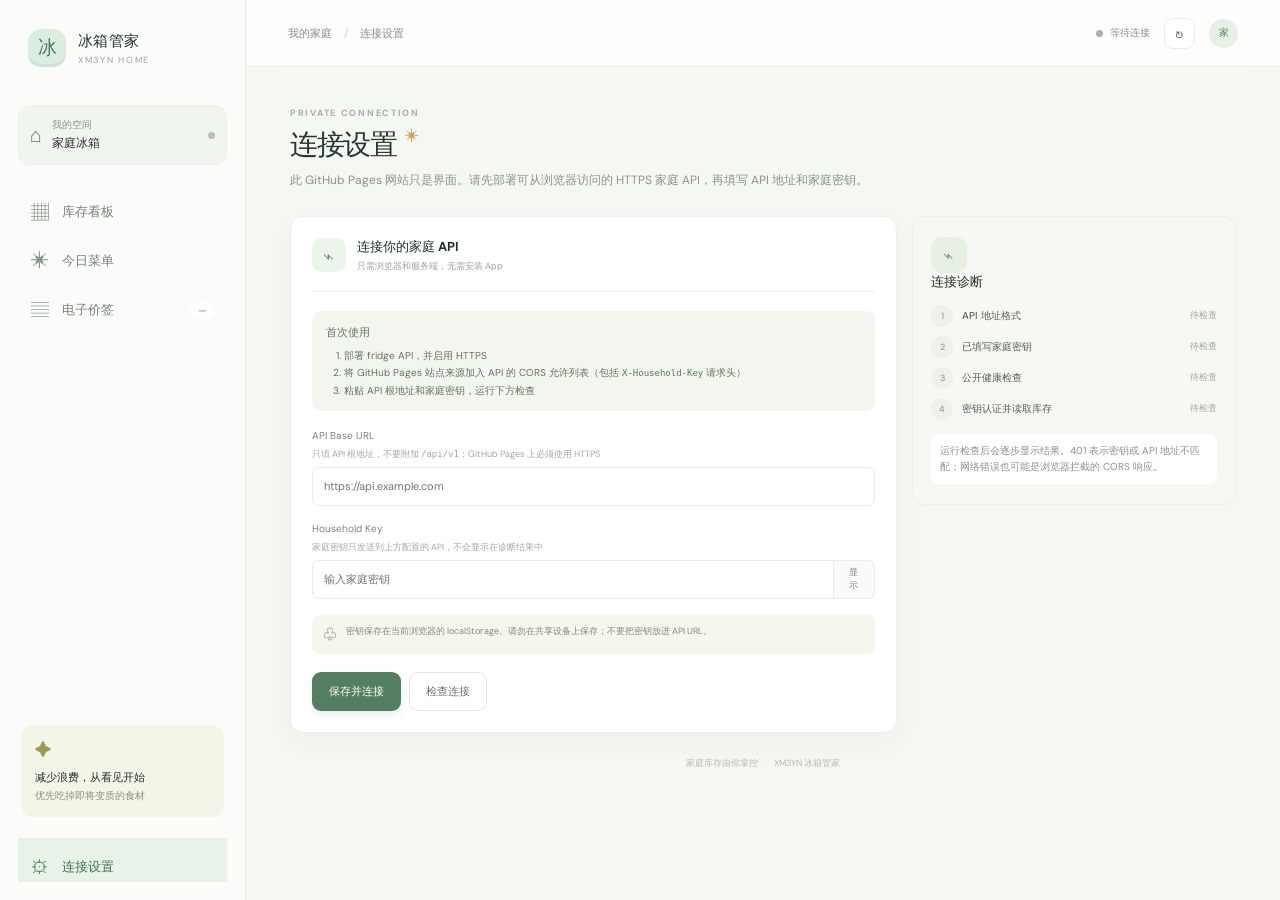
<file: index.html>
<!doctype html>
<html lang="zh-CN">
  <head>
    <meta charset="UTF-8" />
    <meta name="viewport" content="width=device-width, initial-scale=1.0" />
    <meta http-equiv="refresh" content="0; url=./fridge/" />
    <title>XM3YN 冰箱管家</title>
  </head>
  <body>
    <p><a href="./fridge/">打开 XM3YN 冰箱管家</a></p>
  </body>
</html>
</file>
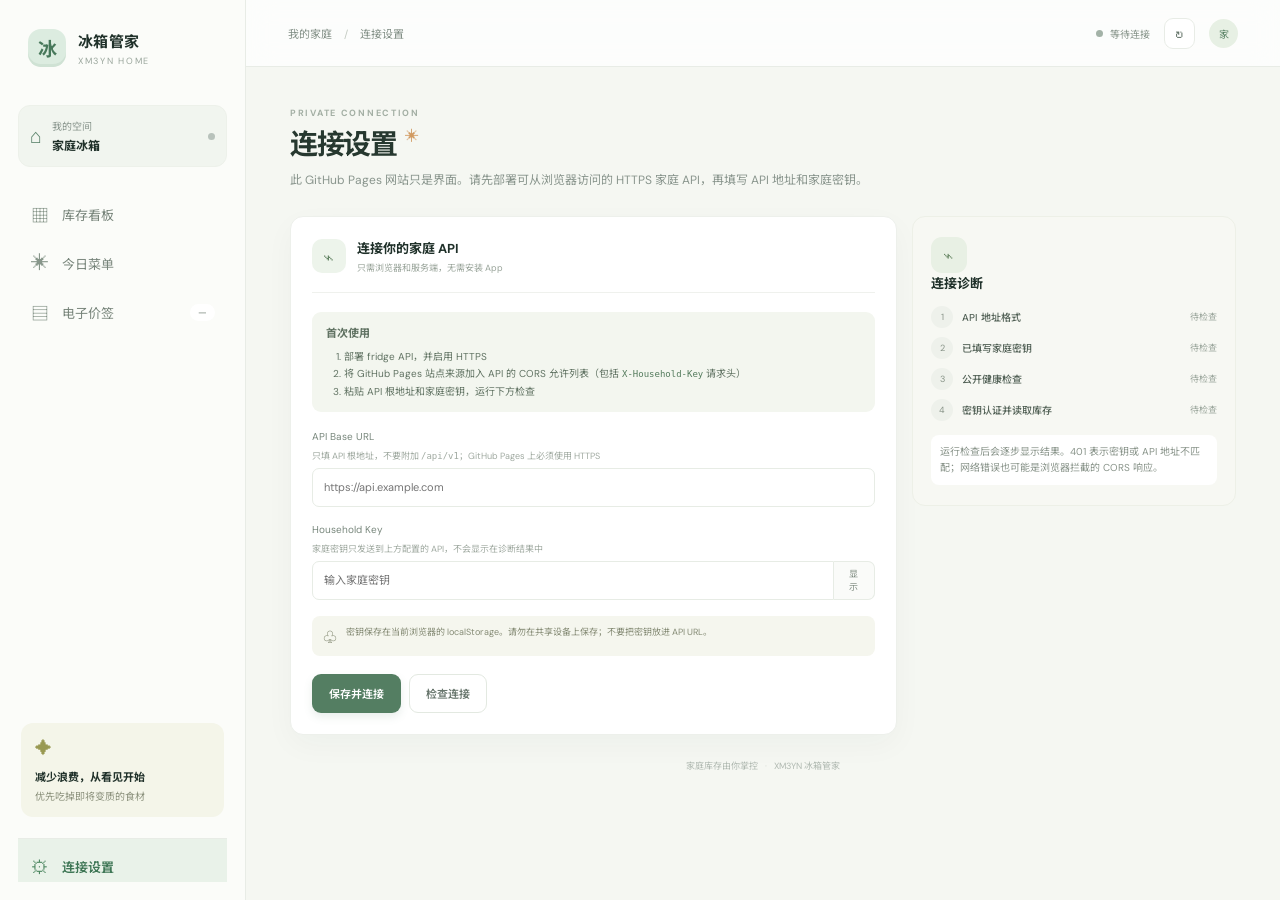
<file: fridge/index.html>
<!doctype html>
<html lang="zh-CN">
  <head>
    <meta charset="UTF-8" />
    <meta name="viewport" content="width=device-width, initial-scale=1.0" />
    <meta name="theme-color" content="#f5f7f2" />
    <meta name="description" content="家庭冰箱库存与电子价签管理" />
    <title>冰箱管家 · XM3YN</title>
    <script type="module" crossorigin src="./assets/index-CNz85vWv.js"></script>
    <link rel="stylesheet" crossorigin href="./assets/index-DV9JV4bV.css">
  </head>
  <body>
    <div id="app"></div>
  </body>
</html>
</file>
<file: fridge/assets/index-DV9JV4bV.css>
@import"https://fonts.googleapis.com/css2?family=DM+Sans:wght@400;500;600;700&family=Noto+Sans+SC:wght@400;500;600;700&display=swap";:root{font-family:DM Sans,Noto Sans SC,sans-serif;color:#20312a;background:#f5f7f2;font-synthesis:none;text-rendering:optimizeLegibility;font-optical-sizing:auto;font-weight:400;--ink:#20312a;--muted:#89958d;--line:#e8ece6;--paper:#fff;--green:#48856a;--green-bg:#eaf4ec;--orange:#c27843;--orange-bg:#f9eee3;--amber:#a98035;--amber-bg:#fbf5e4;--red:#bd6259;--red-bg:#faeae6;--shadow:0 10px 30px rgba(37,63,48,.035)}*{box-sizing:border-box}body{margin:0;min-width:320px;min-height:100vh}button,input,select{font:inherit}button,a{-webkit-tap-highlight-color:transparent}a{color:inherit;text-decoration:none}button{cursor:pointer}#app,.shell{min-height:100vh}.sidebar{position:fixed;inset:0 auto 0 0;width:246px;background:#fbfcf9;border-right:1px solid var(--line);padding:29px 18px 18px;display:flex;flex-direction:column;z-index:5}.brand{display:flex;align-items:center;gap:12px;padding:0 10px}.brand-mark{display:grid;place-items:center;width:38px;height:38px;border-radius:13px;background:#dcece0;color:#47785a;font-weight:700;font-size:19px;box-shadow:inset 0 -3px #386a4614}.brand b{display:block;font-size:15px;letter-spacing:.02em}.brand small{display:block;color:#9aa69c;font-size:9px;letter-spacing:.19em;margin-top:3px}.household{display:flex;align-items:center;gap:10px;margin:38px 0 25px;padding:12px 11px;background:#f1f5ef;border:1px solid #edf1ea;border-radius:12px}.house-icon{font-size:20px;color:#59826a}.household small,.household b{display:block}.household small{color:var(--muted);font-size:10px;margin-bottom:3px}.household b{font-size:12px}.online-dot{width:7px;height:7px;border-radius:50%;background:#b8c2bb;margin-left:auto}nav{display:grid;gap:5px}.nav-link{min-height:44px;padding:0 12px;display:flex;align-items:center;gap:12px;border-radius:10px;color:#77847a;font-size:13px;transition:.18s}.nav-link>span:first-child{font-size:18px;width:20px;text-align:center;color:#87968a}.nav-link:hover{background:#f3f6f1;color:var(--ink)}.nav-link.selected{background:#e9f2e9;color:#3e7655;font-weight:600}.nav-link.selected>span:first-child{color:#4d8760}.nav-count{margin-left:auto;border-radius:99px;background:#fff;padding:2px 8px;font-size:10px}.sidebar-bottom{margin-top:auto}.tag-note{margin:0 3px 21px;padding:14px;background:#f4f5e9;border-radius:12px;position:relative}.note-icon{color:#999952;font-size:17px}.tag-note b,.tag-note small{display:block}.tag-note b{font-size:11px;margin:9px 0 4px}.tag-note small{font-size:10px;color:#8b917c}.settings-link{border-top:1px solid var(--line);border-radius:0;padding-top:12px}.main{margin-left:246px;min-height:100vh}.topbar{height:67px;background:#ffffffba;border-bottom:1px solid var(--line);display:flex;align-items:center;padding:0 42px;gap:20px;position:sticky;top:0;z-index:4;-webkit-backdrop-filter:blur(14px);backdrop-filter:blur(14px)}.breadcrumbs{font-size:11px;color:#839087}.breadcrumbs span{padding:0 9px;color:#c3cbc2}.top-actions{margin-left:auto;display:flex;align-items:center;gap:14px}.sync-label{font-size:10px;color:#88958b;display:flex;align-items:center;gap:7px}.sync-label i,.conn-indicator{width:7px;height:7px;border-radius:50%;background:#a3b2a7}.icon-button{border:1px solid var(--line);background:#fff;color:#65756a;width:31px;height:31px;border-radius:9px;font-size:17px}.icon-button:hover{background:#f2f6f0}.avatar{width:29px;height:29px;display:grid;place-items:center;background:#e7f0e4;border-radius:50%;font-size:10px;color:#578063}.mobile-brand{display:none}.content{max-width:1150px;padding:40px 44px 20px;margin:0 auto}.page-heading{display:flex;justify-content:space-between;align-items:flex-end;gap:20px;margin-bottom:26px}.eyebrow{font-size:9px;letter-spacing:.19em;color:#a3afa4;font-weight:700;margin-bottom:9px}.page-heading h1{font-size:28px;line-height:1.2;letter-spacing:-.045em;margin:0;color:#26382f}.page-heading p{font-size:12px;color:#89958d;margin:9px 0 0;line-height:1.6}.wave{font-size:14px;color:#d19a61;vertical-align:top;margin-left:3px}.button{height:39px;border-radius:9px;padding:0 16px;border:1px solid transparent;font-size:11px;font-weight:600;display:inline-flex;align-items:center;justify-content:center;gap:7px;transition:.18s;white-space:nowrap}.button.primary{background:#547e62;color:#fff;box-shadow:0 4px 9px #547e6221}.button.primary:hover{background:#426d51;transform:translateY(-1px)}.button.secondary{background:#fff;border-color:#e3e9e1;color:#68766d}.button.secondary:hover{border-color:#b9cbb9;color:#426d51}.button span{font-size:16px;font-weight:400}.summary-grid{display:grid;grid-template-columns:repeat(4,minmax(0,1fr));gap:13px;margin:0 0 25px}.summary-card{height:119px;background:var(--paper);border:1px solid #edf0eb;border-radius:12px;padding:15px 16px 12px;box-shadow:var(--shadow);position:relative;overflow:hidden}.summary-top{display:flex;align-items:center;justify-content:space-between;color:#808d83;font-size:10px;font-weight:500}.summary-icon{width:25px;height:25px;display:grid;place-items:center;border-radius:8px;font-size:13px;background:#eef5ee;color:var(--green)}.summary-value{font-size:31px;font-weight:600;line-height:1.05;letter-spacing:-.05em;margin:8px 0 5px;color:#314238}.summary-value small{font-size:10px;font-weight:400;letter-spacing:0;margin-left:4px;color:#9aa59d}.summary-hint{font-size:9px;color:#a0aaa1;display:flex;align-items:center;gap:6px}.summary-hint i{width:5px;height:5px;border-radius:50%;background:#8fba97}.summary-card.soon .summary-icon{background:var(--amber-bg);color:var(--amber)}.summary-card.soon .summary-hint i{background:#d3b46b}.summary-card.priority .summary-icon{background:var(--orange-bg);color:var(--orange)}.summary-card.priority .summary-hint i{background:#d49866}.summary-card.overdue .summary-icon{background:var(--red-bg);color:var(--red)}.summary-card.overdue .summary-hint i{background:#ce8176}.panel{background:#fff;border:1px solid #edf0eb;border-radius:13px;box-shadow:var(--shadow)}.inventory-panel{overflow:hidden}.panel-heading{display:flex;align-items:center;justify-content:space-between;padding:19px 21px 15px}.panel-heading h2{font-size:14px;margin:0;color:#2d3c32}.panel-heading p{font-size:10px;color:#9ba69d;margin:5px 0 0}.soft-count{color:#9ba79d;background:#f3f5f1;padding:3px 7px;border-radius:99px;font-size:9px;vertical-align:2px;margin-left:3px}.text-button{border:0;background:none;color:#859389;font-size:10px;padding:7px}.text-button span{font-size:15px;margin-left:4px}.batch-list{padding:0 20px}.batch-row{min-height:81px;border-top:1px solid #f0f2ef;display:flex;align-items:center;gap:13px}.food-mark{flex:0 0 42px;height:42px;border-radius:12px;display:grid;place-items:center;font-size:18px;background:#edf4e8;color:#739264}.food-mark.red{background:#fbefeb;color:#bb7b6e}.food-mark.orange{background:#fcf0e5;color:#c5854e}.food-mark.amber{background:#faf5e7;color:#a9904e}.food-mark.green{background:#edf5e9;color:#779767}.batch-main{min-width:0;flex:1}.batch-title{display:flex;align-items:center;gap:8px}.batch-title h3{font-size:12px;margin:0;font-weight:600;color:#334239}.pill{font-size:8px;line-height:18px;padding:0 7px;border-radius:99px;white-space:nowrap}.pill i{font-style:normal;margin-right:3px}.pill.red{color:#b76459;background:#fbece8}.pill.orange{color:#b87942;background:#fcf1e6}.pill.amber{color:#9d8039;background:#faf5e5}.pill.green{color:#628665;background:#edf5ec}.batch-detail{display:flex;gap:7px;align-items:center;margin-top:8px;color:#98a29a;font-size:9px;white-space:nowrap}.batch-detail i{font-style:normal;color:#d0d6d0}.batch-quantity{width:93px;text-align:right;display:grid;gap:6px}.batch-quantity>b{font-size:13px;font-weight:600;color:#526056}.batch-quantity small{font-size:9px;color:#96a197;font-weight:400}.days{font-size:9px}.days.red{color:#bc6a5f}.days.orange{color:#bf804d}.days.amber{color:#ad904d}.days.green{color:#77927c}.batch-actions{display:flex;gap:5px;margin-left:7px}.mini-action{width:26px;height:26px;border-radius:8px;border:1px solid #e9eee8;background:#fff;color:#829087;font-size:13px}.mini-action:hover{background:#eef5eb;border-color:#d6e4d5;color:#4d7b59}.more-action{font-size:16px}.empty-state{padding:55px 20px;display:flex;flex-direction:column;align-items:center;text-align:center;color:#89958d}.empty-state>span:not(.spinner){font-size:26px;color:#bbc9b8;margin-bottom:10px}.empty-state>b{font-size:12px;color:#56665a}.empty-state p{font-size:10px;color:#9ca69e;margin:7px 0 0}.spinner{width:23px;height:23px;border:2px solid #e5ece3;border-top-color:#678b6b;border-radius:50%;animation:spin .8s linear infinite;margin-bottom:13px}@keyframes spin{to{transform:rotate(360deg)}}footer{text-align:center;color:#b0b9b1;font-size:9px;padding:24px 0 3px}footer span{padding:0 5px;color:#d0d7d0}.notice{margin:0 0 14px;padding:11px 14px;border-radius:9px;background:#eef5ed;color:#507557;font-size:11px}.notice[hidden]{display:none}.notice[data-kind=error]{background:#fbefec;color:#a8544b}.menu-intro{background:#edf4e8;border-radius:13px;padding:17px 20px;display:flex;align-items:center;justify-content:space-between;margin-bottom:17px}.menu-intro>div{display:flex;align-items:center;gap:12px}.menu-spark{display:grid;place-items:center;width:34px;height:34px;border-radius:11px;background:#fff;color:#8a9b5b;font-size:17px}.menu-intro b{font-size:12px}.menu-intro p{font-size:10px;color:#869486;margin:4px 0 0}.menu-intro>span{font-size:10px;color:#83927f}.menu-grid{display:grid;grid-template-columns:repeat(2,minmax(0,1fr));gap:15px}.menu-card{background:#fff;border:1px solid #edf0eb;border-radius:13px;overflow:hidden;box-shadow:var(--shadow)}.menu-art{height:105px;position:relative;display:grid;place-items:center;background:#f2eade;color:#ad8c64}.menu-art>span{font-size:42px;opacity:.55}.menu-art small{position:absolute;left:14px;bottom:11px;font-size:9px;letter-spacing:.12em;color:#827d70}.art-1{background:#edf2e7;color:#819665}.art-2{background:#f3e9e7;color:#b67f6a}.menu-body{padding:15px 16px}.menu-title{display:flex;align-items:center;justify-content:space-between}.menu-title h2{font-size:13px;margin:0}.menu-title>span{font-size:9px;color:#89968b;background:#f4f6f2;padding:5px 8px;border-radius:99px}.coverage{display:flex;align-items:center;gap:5px;font-size:9px;color:#929d94;margin:13px 0 7px}.coverage b{color:#57785d}.coverage-bar{height:4px;background:#edf1eb;border-radius:8px;flex:1;overflow:hidden}.coverage-bar i{height:100%;display:block;background:#80a782;border-radius:8px}.ingredient-line{display:flex;align-items:center;gap:5px;flex-wrap:wrap;margin:10px 0}.ingredient-line>span{font-size:9px;color:#9ba59d}.ingredient-line>b{font-size:9px;font-weight:500;color:#a77643;background:#fcf3e8;padding:4px 7px;border-radius:6px}.menu-body ul{padding-left:14px;margin:11px 0 0;color:#88948b;font-size:9px;line-height:1.8}.tag-callout{display:flex;align-items:flex-start;gap:9px;padding:12px 14px;border-radius:9px;background:#f1f4ed;color:#829080;margin-bottom:17px}.tag-callout>span{font-size:14px}.tag-callout p{font-size:10px;line-height:1.5;margin:0}.tag-grid{display:grid;grid-template-columns:repeat(2,minmax(0,1fr));gap:13px;margin-bottom:21px}.tag-card{background:#fff;border:1px solid #edf0eb;border-radius:12px;overflow:hidden;box-shadow:var(--shadow);display:flex;min-height:143px}.tag-preview{flex:0 0 39%;min-width:130px;margin:12px;background:#f6f7ee;border:1px solid #e9ecdc;border-radius:8px;padding:10px 11px;display:flex;flex-direction:column}.preview-top{font-size:7px;color:#86907c;letter-spacing:.14em;display:flex;justify-content:space-between}.preview-dot{width:5px;height:5px;border-radius:50%;background:#bac78e}.tag-preview>b{font-size:12px;margin-top:14px;white-space:nowrap;overflow:hidden;text-overflow:ellipsis}.tag-preview>small{font-size:8px;color:#929a89;margin-top:4px;white-space:nowrap;overflow:hidden;text-overflow:ellipsis}.preview-lines{display:grid;gap:4px;margin-top:auto}.preview-lines i{height:3px;width:84%;background:#e1e5d6;border-radius:3px}.preview-lines i:nth-child(2){width:65%}.preview-lines i:nth-child(3){width:76%}.tag-card-body{flex:1;min-width:0;padding:17px 13px 13px 2px;display:flex;flex-direction:column}.tag-card-title{display:flex;align-items:flex-start;justify-content:space-between;gap:5px}.tag-card-title h2{font-size:11px;margin:0}.sync-state{font-size:8px;color:#829286;white-space:nowrap}.sync-state i{display:inline-block;width:5px;height:5px;background:#a9b7a6;border-radius:50%;margin-right:4px;vertical-align:1px}.sync-state.current i{background:#68a474}.sync-state.failed i{background:#c47469}.tag-meta{font-size:8px;color:#9ba59c;margin-top:8px;display:flex;gap:5px;flex-wrap:wrap}.tag-footer{border-top:1px solid #f0f2ed;padding-top:8px;margin-top:auto;display:flex;justify-content:space-between;gap:5px;font-size:8px;color:#a0a9a0}.tag-footer b{color:#758176;font-weight:500}.enabled{color:#6f9b73}.enabled.off{color:#acaaa0}.tag-settings-panel{overflow:hidden}.tag-editor-list{display:grid}.tag-editor{display:grid;grid-template-columns:1.1fr 1fr 1.35fr .65fr .7fr auto;align-items:end;gap:9px;padding:14px 19px;border-top:1px solid #f0f2ef}.tag-editor>label,.field-label,.modal label{display:grid;gap:6px;font-size:9px;color:#78877c}.tag-editor input:not([type=checkbox]),.tag-editor select,.field-label>input,.secret-input input,.modal input,.modal select{width:100%;height:34px;border:1px solid #e7ece5;border-radius:7px;background:#fff;padding:0 9px;font-size:10px;color:#47564a;outline:none}.tag-editor input:focus,.tag-editor select:focus,.field-label input:focus,.secret-input input:focus,.modal input:focus,.modal select:focus{border-color:#9db99c;box-shadow:0 0 0 3px #e7f1e6}.toggle-label{display:flex!important;align-items:center;gap:6px!important;white-space:nowrap;padding-bottom:9px}.toggle-label input{accent-color:#628668}.remove-tag{border:0;background:none;color:#ad8178;font-size:9px;padding:0 3px 10px}.add-inline{margin:12px 19px 16px;border:0;background:none;color:#5d8764;font-size:10px}.settings-layout{display:grid;grid-template-columns:minmax(0,1.5fr) minmax(210px,.8fr);align-items:start;gap:15px}.settings-panel{padding:21px}.settings-title{display:flex;align-items:center;gap:11px;padding-bottom:18px;border-bottom:1px solid #eff1ed;margin-bottom:19px}.settings-title>span{width:34px;height:34px;border-radius:10px;background:#edf4eb;color:#648565;display:grid;place-items:center;font-size:20px}.settings-title h2{margin:0;font-size:13px}.settings-title p{margin:4px 0 0;font-size:9px;color:#99a49a}.field-label{margin-bottom:16px;font-size:10px}.field-label>span{font-size:9px;color:#a0aaa1;font-weight:400}.field-label>input,.secret-input input{height:39px;font-size:11px;padding:0 11px}.secret-input{display:flex}.secret-input input{border-radius:7px 0 0 7px}.secret-input button{border:1px solid #e7ece5;border-left:0;background:#fafbf9;border-radius:0 7px 7px 0;color:#7e8b80;font-size:9px;padding:0 12px}.privacy-note{display:flex;gap:9px;background:#f5f6ee;border-radius:8px;padding:10px 11px;color:#858b75;margin:2px 0 18px}.privacy-note>span{font-size:14px}.privacy-note p{font-size:9px;line-height:1.55;margin:0}.settings-actions{display:flex;gap:8px}.connection-card{background:#f7f8f3;border:1px solid #edf0e7;border-radius:13px;padding:20px 18px}.connection-icon{width:36px;height:36px;display:grid;place-items:center;background:#e8f0e4;border-radius:11px;color:#698866;font-size:19px}.connection-card h3{font-size:13px;margin:15px 0 5px}.connection-card p{font-size:10px;color:#89948a;line-height:1.6;margin:0;min-height:38px}.connection-divider{height:1px;background:#e9ede4;margin:15px 0 12px}.connection-card>div:last-child{font-size:9px;color:#829086}.conn-indicator{display:inline-block;vertical-align:-1px;margin-right:6px}.conn-indicator.connected{background:#6ea476}.modal{border:0;border-radius:15px;padding:0;width:min(440px,calc(100% - 28px));box-shadow:0 24px 80px #1e352844;color:var(--ink)}.modal::backdrop{background:#1d2e2480;-webkit-backdrop-filter:blur(3px);backdrop-filter:blur(3px)}.modal form{padding:23px}.modal-heading{display:flex;align-items:flex-start;justify-content:space-between;margin-bottom:19px}.modal-heading h2{font-size:19px;margin:0}.modal-close{border:0;background:#f3f5f1;color:#77847a;width:29px;height:29px;border-radius:8px;font-size:18px}.modal label{margin-bottom:13px}.modal input,.modal select{height:38px;font-size:11px}.form-row{display:grid;grid-template-columns:1fr 1fr;gap:11px}.modal-actions{display:flex;justify-content:flex-end;gap:8px;margin-top:18px}.mobile-tabs{display:none}@media(max-width:1050px){.sidebar{width:215px;padding-inline:14px}.main{margin-left:215px}.topbar{padding:0 28px}.content{padding:34px 28px 18px}.summary-grid{gap:9px}.summary-card{padding-inline:12px}.tag-editor{grid-template-columns:1fr 1fr 1fr .7fr .7fr auto;gap:7px}.tag-preview{min-width:115px;flex-basis:36%}}@media(max-width:760px){.sidebar{display:none}.main{margin:0;padding-bottom:60px}.topbar{height:56px;padding:0 17px}.mobile-brand{display:flex;align-items:center;gap:8px;font-size:12px}.mobile-brand .brand-mark{width:29px;height:29px;border-radius:9px;font-size:15px}.breadcrumbs{display:none}.top-actions{gap:9px}.sync-label{font-size:9px}.content{padding:25px 17px 16px}.page-heading{align-items:flex-start;margin-bottom:19px}.page-heading h1{font-size:23px}.page-heading p{max-width:390px;font-size:10px}.page-heading>.button{align-self:center;padding:0 11px;height:35px;font-size:10px}.summary-grid{grid-template-columns:repeat(2,minmax(0,1fr));gap:9px;margin-bottom:17px}.summary-card{height:105px;padding:12px}.summary-value{font-size:27px;margin:6px 0 4px}.summary-hint{font-size:8px}.panel-heading{padding:16px}.batch-list{padding:0 14px}.batch-row{gap:9px;min-height:76px}.food-mark{flex-basis:36px;height:36px;border-radius:10px}.batch-title{gap:5px}.batch-title h3{font-size:11px}.pill{font-size:7px;padding:0 5px}.batch-detail{font-size:8px;gap:4px;max-width:100%;overflow:hidden}.batch-detail span:last-child{display:none}.batch-quantity{width:68px}.batch-quantity>b{font-size:11px}.batch-actions{gap:3px;margin-left:1px}.mini-action{width:24px;height:24px}.menu-grid,.tag-grid{grid-template-columns:1fr}.menu-art{height:90px}.tag-card{min-height:130px}.tag-preview{flex-basis:35%;min-width:115px}.tag-editor{grid-template-columns:repeat(2,minmax(0,1fr));padding:14px}.tag-editor label:nth-of-type(3){grid-column:1/-1}.tag-editor .toggle-label{align-self:center}.tag-editor .remove-tag{justify-self:end}.settings-layout{grid-template-columns:1fr}.connection-card{order:-1}.connection-card p{min-height:auto}.settings-panel{padding:17px}.settings-actions .button{flex:1}.menu-intro{padding:13px}.menu-intro>span{font-size:9px}.mobile-tabs{display:flex;position:fixed;bottom:0;inset-inline:0;height:58px;background:#fff;border-top:1px solid var(--line);z-index:5;justify-content:space-around;padding-bottom:env(safe-area-inset-bottom)}.mobile-tabs a{display:grid;place-items:center;align-content:center;gap:2px;color:#91a095;font-size:8px;min-width:56px}.mobile-tabs a span{font-size:17px}.mobile-tabs a.selected{color:#4d7d59}.content:after{content:"";position:fixed;bottom:0;inset-inline:0;height:58px;background:#fff;border-top:1px solid var(--line);z-index:-1}}@media(max-width:420px){.page-heading{gap:8px}.page-heading>.button{font-size:9px;padding:0 8px}.batch-detail span:nth-of-type(2),.batch-detail i:nth-of-type(2){display:none}.batch-quantity{width:58px}.tag-preview{margin:9px 8px;min-width:105px;padding:8px}.tag-card-body{padding:13px 9px 10px 0}.tag-card-title h2{font-size:10px}.sync-state{font-size:7px}.form-row{grid-template-columns:1fr}.settings-actions{flex-direction:column}}.heading-actions{display:flex;gap:8px;align-items:center}.receipt-panel,.recipe-panel{padding:18px;margin-bottom:16px}.receipt-panel textarea,.recipe-editor textarea,.recipe-panel textarea{width:100%;border:1px solid #e7ece5;border-radius:7px;padding:10px;font:inherit;font-size:11px;resize:vertical;color:#47564a}.receipt-summary{display:flex;gap:12px;flex-wrap:wrap;padding:14px 0;color:#79877c;font-size:10px}.receipt-summary b{color:#435448}.receipt-lines,.recipe-list{display:grid;gap:11px;margin:14px 0}.receipt-line,.recipe-editor{padding:14px;border:1px solid #edf0eb;border-radius:10px;background:#fcfdfb}.receipt-line .form-row,.recipe-editor .form-row{margin:10px 0}.confirm-check{display:flex!important;align-items:center;gap:7px!important;font-size:10px!important;color:#4f7656!important}.confirm-check input{accent-color:#628668}.form-warning{font-size:10px;color:#9c7950;background:#fbf5e9;padding:8px;border-radius:7px}.recipe-panel form{display:grid;gap:12px;padding:0 19px 18px}.recipe-panel .field-label,.recipe-editor label{display:grid;gap:6px;font-size:10px;color:#78877c}.recipe-panel input,.recipe-editor input{height:35px;width:100%;border:1px solid #e7ece5;border-radius:7px;padding:0 9px;color:#47564a;font:inherit;font-size:10px}.recipe-editor textarea{font-family:monospace;font-size:9px}.receipt-panel button:disabled{opacity:.5;cursor:not-allowed}.outflow-button{background:#fff7eb;border-color:#ead7b6;color:#93672f}.outflow-button:hover{background:#fcefdc;border-color:#dcbf8d;color:#7c5426}.modal [hidden]{display:none!important}.recipe-ingredients{display:grid;gap:8px;margin:12px 0}.recipe-ingredients>b{font-size:10px;color:#59675d}.recipe-ingredient{display:grid;grid-template-columns:minmax(150px,1.6fr) .7fr .6fr auto auto;gap:8px;align-items:end;padding:9px;background:#f5f8f3;border-radius:8px}.recipe-ingredient select{height:35px;width:100%;border:1px solid #e7ece5;border-radius:7px;padding:0 7px;color:#47564a;background:#fff;font:inherit;font-size:10px}.recipe-editor>.add-inline{margin:0 0 12px;padding:0}@media(max-width:760px){.heading-actions{flex-direction:column;align-items:stretch}.heading-actions .button{width:100%}.receipt-panel,.recipe-panel{padding:14px}.recipe-panel form{padding-inline:0}.receipt-line,.recipe-editor{padding:11px}}@media(max-width:760px){.recipe-ingredient{grid-template-columns:1fr 1fr}.recipe-ingredient>label:first-child{grid-column:1/-1}}.receipt-ocr{padding:3px 0 17px;margin-bottom:17px;border-bottom:1px solid #eff1ed}.receipt-ocr h2{margin:0 0 14px;font-size:14px;color:#2d3c32}.receipt-ocr .field-label{margin-bottom:8px}.receipt-ocr input[type=file]{display:block;width:100%;min-height:42px;padding:8px;border:1px solid #e7ece5;border-radius:8px;background:#fbfcfa;color:#536257;font:inherit;font-size:11px}.receipt-file-name{margin:8px 0 10px;color:#77877a;font-size:10px;overflow-wrap:anywhere}.receipt-ocr .privacy-note{margin:0 0 13px;align-items:flex-start;font-size:10px;line-height:1.5}.receipt-ocr .privacy-note>span:last-child{font-size:10px}.ocr-progress-wrap{margin-top:13px}.ocr-progress-heading{display:flex;justify-content:space-between;gap:10px;margin-bottom:6px;color:#758477;font-size:10px}.ocr-progress{display:block;width:100%;height:8px;border:0;border-radius:99px;overflow:hidden;appearance:none}.ocr-progress::-webkit-progress-bar{background:#edf1eb;border-radius:99px}.ocr-progress::-webkit-progress-value{background:#729875;border-radius:99px;transition:width .2s}.ocr-progress::-moz-progress-bar{background:#729875;border-radius:99px}.ocr-error{margin:12px 0 0}.receipt-panel #receipt-form{display:grid;gap:11px}.receipt-panel #receipt-text{min-height:155px;font-size:12px;line-height:1.6}.receipt-panel .field-label>textarea:focus{border-color:#9db99c;box-shadow:0 0 0 3px #e7f1e6;outline:0}.receipt-ocr :disabled,.receipt-panel button:disabled{opacity:.55;cursor:not-allowed}.batch-actions{width:245px;justify-content:flex-end;flex-wrap:wrap;gap:6px}.batch-action{min-height:34px;padding:0 11px;border:1px solid #e4eae2;border-radius:8px;background:#fff;color:#587560;font:inherit;font-size:10px;font-weight:600;white-space:nowrap}.batch-action:hover{background:#eff5ed;border-color:#cdddc9}.batch-action.discard{color:#a5665e}.batch-action.discard:hover{background:#fbefec;border-color:#efd4ce}.batch-action:focus-visible,.consume-menu-button:focus-visible{outline:3px solid #b2cdb0;outline-offset:2px}.batch-action:disabled,.consume-menu-button:disabled{opacity:.55;cursor:not-allowed}.consume-menu-button{width:100%;margin-top:12px;min-height:42px;font-size:11px}.consume-menu-button:disabled{background:#e5e9e3;color:#778178;box-shadow:none}.consume-context{display:grid;gap:7px;padding:12px;background:#f4f7f1;border-radius:9px;color:#4c5e50;font-size:11px}.consume-context b{color:#35483a;font-size:13px}.consume-context span{color:#758277}.consume-quantity-field{display:flex;align-items:center;gap:9px}.consume-quantity-field input{flex:1}.consume-quantity-field>span{min-width:28px;color:#6b7c6d;font-size:11px}.consume-warning{margin:0;color:#77847a;font-size:11px;line-height:1.6}@media(max-width:760px){.batch-row{flex-wrap:wrap;padding:10px 0}.batch-main{flex-basis:calc(100% - 55px)}.batch-quantity{margin-left:auto}.batch-actions{width:100%;margin:0 0 0 45px;justify-content:stretch}.batch-action{flex:1;padding-inline:7px;min-height:38px}.consume-menu-button{min-height:46px}}.setup-note{background:#f3f6ef;border-radius:9px;padding:12px 14px;margin-bottom:18px;color:#617363;font-size:10px;line-height:1.7}.setup-note b{font-size:11px}.setup-note ol{margin:6px 0 0;padding-left:18px}.setup-note code{font-size:9px;color:#547b5d}.connection-card h3{margin-top:0}.connection-steps{list-style:none;margin:14px 0;padding:0;display:grid;gap:9px}.diagnostic-step{display:grid;grid-template-columns:23px 1fr auto;align-items:center;gap:8px;font-size:10px}.diagnostic-step>span{width:22px;height:22px;border-radius:50%;display:grid;place-items:center;background:#eef1eb;color:#879387;font-size:9px}.diagnostic-step>b{font-weight:500;color:#536257}.diagnostic-step>em{font-style:normal;color:#9ba69c;font-size:9px}.diagnostic-step.passed>span{background:#e5f1e5;color:#4d895a}.diagnostic-step.passed>em{color:#53875b}.diagnostic-step.failed>span{background:#faeae6;color:#a95e52}.diagnostic-step.failed>em{color:#a95e52}.diagnostic-detail{padding:9px;background:#fff;border-radius:8px!important;min-height:0!important;font-size:10px!important;overflow-wrap:anywhere}@media(max-width:760px){.setup-note,.diagnostic-step{font-size:10px}}.receipt-image-drop:focus-visible{outline:3px solid #729875;outline-offset:3px}.receipt-image-drop{position:relative;min-height:132px;display:grid;place-items:center;padding:20px;border:2px dashed #b8cbb8;border-radius:13px;background:#f5f8f2;color:#35493a;cursor:pointer;transition:border-color .16s,background .16s,box-shadow .16s}.receipt-image-drop:hover{border-color:#7fa482;background:#f0f6ed}.receipt-image-drop.is-dragging{border-color:#4e8b5c;background:#e6f2e4;box-shadow:0 0 0 4px #deeddc}.receipt-image-drop[aria-disabled=true]{cursor:default;opacity:.7}.receipt-image-input{position:absolute;width:1px;height:1px;padding:0;margin:-1px;overflow:hidden;clip:rect(0,0,0,0);white-space:nowrap;clip-path:inset(50%);border:0}.receipt-drop-content{display:flex;align-items:center;justify-content:center;gap:15px;width:100%;min-width:0}.receipt-upload-icon{flex:0 0 48px;width:48px;height:48px;display:grid;place-items:center;border-radius:14px;background:#e4efe1;color:#568160;font-size:28px;font-weight:500}.receipt-drop-copy{display:grid;gap:7px;min-width:0}.receipt-drop-copy strong{font-size:14px;line-height:1.4;color:#35493a}.receipt-drop-copy>span{font-size:11px;color:#748475;line-height:1.5}.receipt-image-drop.has-image{min-height:150px;padding:12px}.receipt-image-preview{display:block;flex:0 1 auto;width:auto;max-width:min(42%,220px);max-height:145px;object-fit:contain;margin:0;border:1px solid #e0e8dd;border-radius:8px;background:#fff}.receipt-replace-hint{margin-left:auto;flex:0 0 auto;padding:7px 10px;border:1px solid #dbe5d7;border-radius:8px;background:#fff;color:#628069;font-size:10px;white-space:nowrap}.receipt-paste-status:empty{display:none}.receipt-paste-status{margin:6px 0;color:#54775a;font-size:11px}@media(max-width:520px){.receipt-image-drop{min-height:118px;padding:15px}.receipt-drop-content{gap:11px}.receipt-upload-icon{flex-basis:40px;width:40px;height:40px;border-radius:12px;font-size:24px}.receipt-drop-copy strong{font-size:12px}.receipt-drop-copy>span{font-size:10px}.receipt-image-drop.has-image{padding:10px}.receipt-image-preview{max-width:35%;max-height:120px}.receipt-replace-hint{padding:6px 7px;font-size:9px}}.receipt-recognition-actions{display:grid;grid-template-columns:repeat(2,minmax(0,1fr));gap:9px;margin-top:10px}.receipt-recognition-actions .button{min-height:42px;white-space:normal;line-height:1.35;text-align:center}.ai-receipt-notice{margin:10px 0 0;padding:10px 12px;border:1px solid #f0dfc5;border-radius:8px;background:#fff9ef;color:#886c45;font-size:10px;line-height:1.6}.receipt-recognition-actions button:disabled{opacity:.55;cursor:not-allowed}@media(max-width:520px){.receipt-recognition-actions{grid-template-columns:1fr}.receipt-recognition-actions .button{width:100%;min-height:44px}}.menu-source{display:inline-flex;padding:3px 7px;border-radius:99px;background:#eef4ea;color:#4e7656;font-style:normal;font-size:8px;font-weight:700;letter-spacing:.04em}.menu-source.source-ai{background:#e5f1e5;color:#3f7a4c}.menu-source.source-rule{background:#f7f0df;color:#8b713f}.menu-recipe-details{display:grid;gap:9px;margin:13px 0;padding:12px;border-radius:10px;background:#f5f8f2;color:#5b6d5e;font-size:10px;line-height:1.6}.menu-recipe-details b{color:#3f5544}.menu-recipe-details p{margin:3px 0 0}.menu-recipe-details details{border-top:1px solid #e2e9df;padding-top:9px}.menu-recipe-details summary{cursor:pointer;color:#4d7957;font-weight:700}.menu-recipe-details ol{margin:9px 0 0;padding-left:19px;display:grid;gap:6px}
</file>
